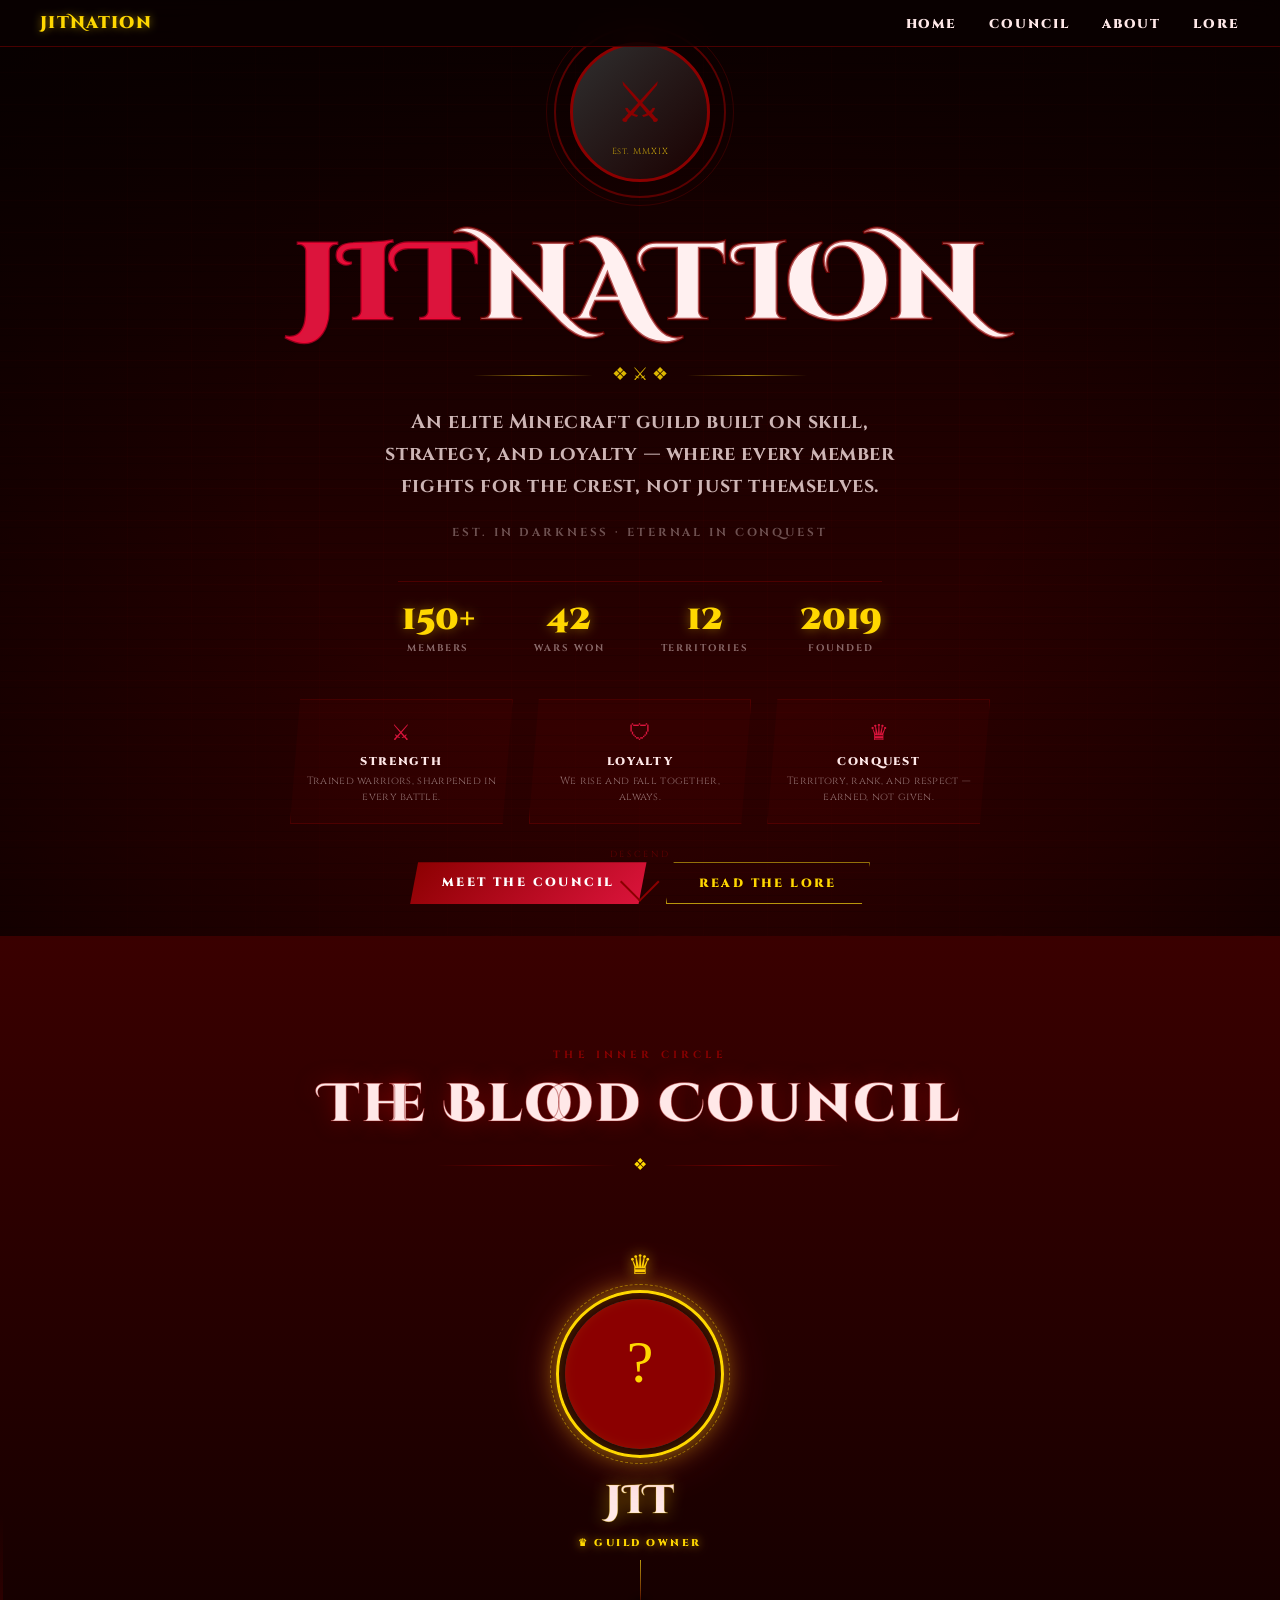
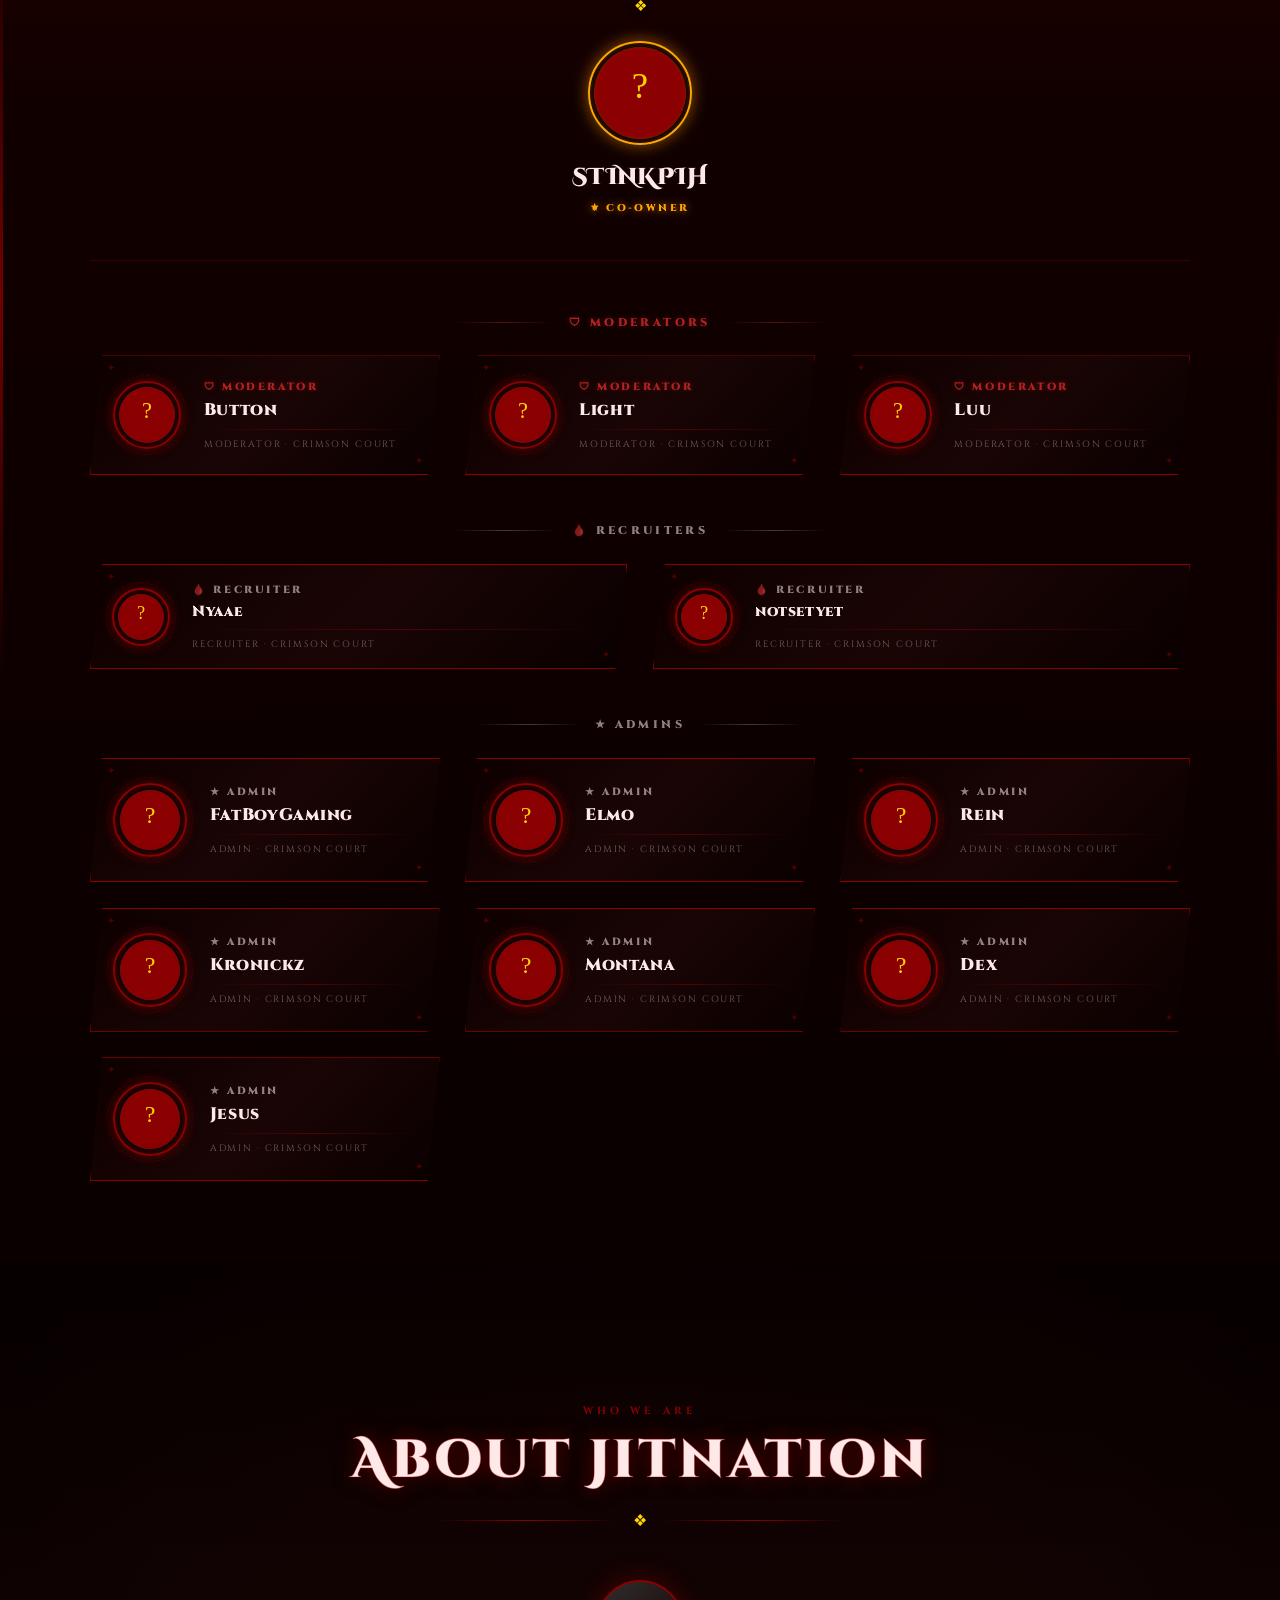
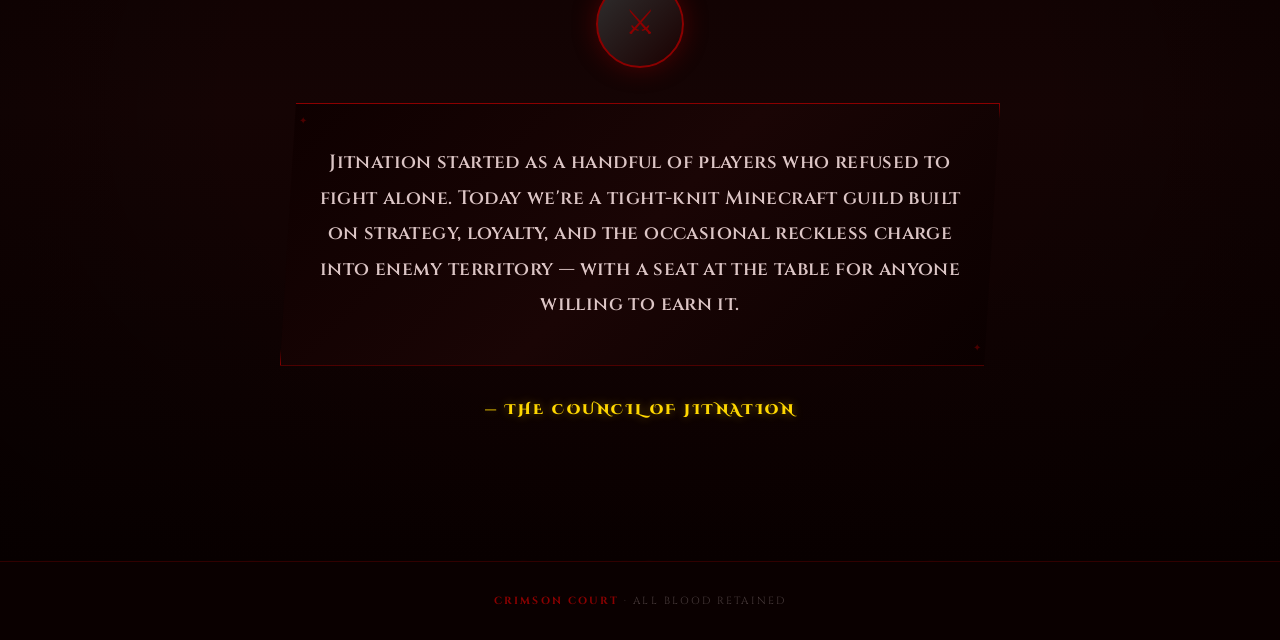
<file: index.html>
<!DOCTYPE html>
<html lang="en">
<head>
  <meta charset="UTF-8" />
  <meta name="viewport" content="width=device-width, initial-scale=1.0" />
  <title>Jitnation!</title>
  <link rel="preconnect" href="https://fonts.googleapis.com" />
  <link rel="preconnect" href="https://fonts.gstatic.com" crossorigin />
  <link href="https://fonts.googleapis.com/css2?family=Cinzel:wght@400;700;900&family=Uncial+Antiqua&family=Cinzel+Decorative:wght@700;900&display=swap" rel="stylesheet" />
  <style>
    /* ─── RESET & BASE ─────────────────────────────────────────────── */
    *, *::before, *::after { margin: 0; padding: 0; box-sizing: border-box; }

    :root {
      --black-red:   #0a0000;
      --deep-red:    #1a0000;
      --dark-red:    #3a0000;
      --blood:       #8B0000;
      --crimson:     #DC143C;
      --bright-red:  #FF0000;
      --fire-red:    #ff0033;
      --gold:        #FFD700;
      --gold-dim:    #b8960c;
      --iron:        #2F2F2F;
      --iron-light:  #444;
      --parchment:   #f5e6c8;
      --white-blood: #ffe8e8;
    }

    html { scroll-behavior: smooth; }

    body {
      background: var(--black-red);
      color: var(--white-blood);
      font-family: 'Cinzel', serif;
      overflow-x: hidden;
    }

    /* ─── SCROLLBAR ─────────────────────────────────────────────────── */
    ::-webkit-scrollbar { width: 8px; }
    ::-webkit-scrollbar-track { background: var(--black-red); }
    ::-webkit-scrollbar-thumb { background: var(--blood); border-radius: 4px; }
    ::-webkit-scrollbar-thumb:hover { background: var(--crimson); }

    /* ─── KEYFRAMES ─────────────────────────────────────────────────── */
    @keyframes bloodPulse {
      0%, 100% { box-shadow: 0 0 20px 4px rgba(139,0,0,0.6), 0 0 60px 10px rgba(220,20,60,0.2); }
      50%       { box-shadow: 0 0 40px 12px rgba(220,20,60,0.9), 0 0 100px 30px rgba(255,0,51,0.3); }
    }
    @keyframes glowPulse {
      0%, 100% { text-shadow: 0 0 10px var(--fire-red), 0 0 20px var(--crimson); }
      50%       { text-shadow: 0 0 30px var(--fire-red), 0 0 60px var(--crimson), 0 0 90px rgba(255,0,51,0.4); }
    }
    @keyframes bounce {
      0%, 100% { transform: translateY(0); }
      50%       { transform: translateY(10px); }
    }
    @keyframes drip {
      0%   { height: 0; opacity: 0.8; }
      80%  { height: var(--drip-h, 60px); opacity: 0.9; }
      100% { height: var(--drip-h, 60px); opacity: 0; }
    }
    @keyframes fadeInUp {
      from { opacity: 0; transform: translateY(40px); filter: brightness(0.3) saturate(2); }
      to   { opacity: 1; transform: translateY(0);    filter: brightness(1)   saturate(1); }
    }
    @keyframes shimmer {
      0%, 100% { opacity: 0.7; }
      50%       { opacity: 1; }
    }
    @keyframes rotateGlow {
      from { transform: rotate(0deg);   }
      to   { transform: rotate(360deg); }
    }

    /* ─── ENTRANCE: FIERY SLASH INTRO ───────────────────────────────── */
    .intro-overlay {
      position: fixed;
      inset: 0;
      z-index: 9999;
      background: var(--black-red);
      display: flex;
      align-items: center;
      justify-content: center;
      overflow: hidden;
      cursor: pointer;
      transition: opacity 0.5s ease, visibility 0.5s ease;
    }
    .intro-overlay.intro-done {
      opacity: 0;
      visibility: hidden;
      pointer-events: none;
    }
    .intro-slash {
      position: absolute;
      top: 50%;
      left: 50%;
      width: 170%;
      height: 5px;
      background: linear-gradient(90deg, transparent 0%, var(--gold) 12%, var(--fire-red) 50%, var(--crimson) 70%, transparent 100%);
      box-shadow: 0 0 24px 6px rgba(255,60,0,0.8), 0 0 60px 16px rgba(220,20,60,0.5);
      transform: translate(-50%, -50%) rotate(-35deg) scaleX(0);
      opacity: 0;
    }
    .intro-slash-1 { animation: slashSweep1 0.7s cubic-bezier(.2,.9,.25,1) 0.05s forwards; }
    .intro-slash-2 {
      transform: translate(-50%, -50%) rotate(35deg) scaleX(0);
      animation: slashSweep2 0.7s cubic-bezier(.2,.9,.25,1) 0.32s forwards;
    }
    @keyframes slashSweep1 {
      0%   { opacity: 0; transform: translate(-50%, -50%) rotate(-35deg) scaleX(0); }
      12%  { opacity: 1; }
      55%  { opacity: 1; transform: translate(-50%, -50%) rotate(-35deg) scaleX(1); }
      100% { opacity: 0; transform: translate(-50%, -50%) rotate(-35deg) scaleX(1.08); }
    }
    @keyframes slashSweep2 {
      0%   { opacity: 0; transform: translate(-50%, -50%) rotate(35deg) scaleX(0); }
      12%  { opacity: 1; }
      55%  { opacity: 1; transform: translate(-50%, -50%) rotate(35deg) scaleX(1); }
      100% { opacity: 0; transform: translate(-50%, -50%) rotate(35deg) scaleX(1.08); }
    }
    .intro-flash {
      position: absolute;
      inset: 0;
      background: radial-gradient(circle at center, rgba(255,150,40,0.55), rgba(220,20,60,0.25) 40%, transparent 70%);
      opacity: 0;
      animation: introFlashPulse 0.55s ease 0.38s forwards;
    }
    @keyframes introFlashPulse {
      0%   { opacity: 0; }
      35%  { opacity: 1; }
      100% { opacity: 0; }
    }
    @media (prefers-reduced-motion: reduce) {
      .intro-overlay { display: none; }
    }

    /* ─── NAVBAR ────────────────────────────────────────────────────── */
    nav {
      position: fixed;
      top: 0; left: 0; right: 0;
      z-index: 1000;
      display: flex;
      align-items: center;
      justify-content: space-between;
      padding: 0.75rem 2.5rem;
      background: rgba(10,0,0,0.75);
      backdrop-filter: blur(12px);
      -webkit-backdrop-filter: blur(12px);
      border-bottom: 1px solid rgba(139,0,0,0.5);
    }
    .nav-brand {
      font-family: 'Cinzel Decorative', serif;
      font-size: 1.05rem;
      font-weight: 900;
      color: var(--gold);
      letter-spacing: 0.08em;
      text-decoration: none;
      text-shadow: 0 0 8px rgba(255,215,0,0.5);
    }
    .nav-links {
      display: flex;
      gap: 2rem;
      list-style: none;
      align-items: center;
    }
    .nav-links a {
      font-family: 'Cinzel', serif;
      font-size: 0.8rem;
      font-weight: 900;
      letter-spacing: 0.15em;
      text-transform: uppercase;
      color: var(--white-blood);
      text-decoration: none;
      transition: color 0.2s, text-shadow 0.2s;
      position: relative;
    }
    .nav-links a::after {
      content: '';
      position: absolute;
      bottom: -4px; left: 0; right: 0;
      height: 1px;
      background: var(--crimson);
      transform: scaleX(0);
      transition: transform 0.2s;
      transform-origin: left;
    }
    .nav-links a:hover { color: var(--crimson); text-shadow: 0 0 8px var(--crimson); }
    .nav-links a:hover::after { transform: scaleX(1); }

    /* ─── HERO (PAGE 1) ─────────────────────────────────────────────── */
    #home {
      min-height: 100vh;
      display: flex;
      flex-direction: column;
      align-items: center;
      justify-content: center;
      position: relative;
      overflow: hidden;
      background: linear-gradient(175deg, var(--black-red) 0%, #1c0000 45%, var(--dark-red) 100%);
    }

    /* Stone-brick pattern overlay */
    #home::before {
      content: '';
      position: absolute;
      inset: 0;
      background-image:
        repeating-linear-gradient(0deg,   transparent, transparent 31px, rgba(139,0,0,0.06) 31px, rgba(139,0,0,0.06) 32px),
        repeating-linear-gradient(90deg,  transparent, transparent 63px, rgba(139,0,0,0.04) 63px, rgba(139,0,0,0.04) 64px),
        repeating-linear-gradient(180deg, transparent, transparent 15px, rgba(0,0,0,0.12)   15px, rgba(0,0,0,0.12)   16px);
      pointer-events: none;
    }

    /* Blood vignette */
    #home::after {
      content: '';
      position: absolute;
      inset: 0;
      background: radial-gradient(ellipse at center, transparent 40%, rgba(5,0,0,0.7) 100%);
      pointer-events: none;
    }

    /* Drip elements */
    .drip-container {
      position: absolute;
      top: 0; left: 0; right: 0;
      height: 120px;
      pointer-events: none;
      z-index: 1;
    }
    .drip {
      position: absolute;
      top: 0;
      width: 4px;
      background: linear-gradient(to bottom, var(--blood), var(--crimson), transparent);
      border-radius: 0 0 4px 4px;
      animation: drip 3s ease-in-out infinite;
    }

    /* Ember particles drifting upward */
    .ember-container {
      position: absolute;
      inset: 0;
      pointer-events: none;
      z-index: 1;
      overflow: hidden;
    }
    .ember {
      position: absolute;
      bottom: -10px;
      border-radius: 50%;
      background: radial-gradient(circle, var(--fire-red), var(--blood) 70%, transparent);
      box-shadow: 0 0 6px var(--fire-red);
      animation: emberRise linear infinite;
    }
    @keyframes emberRise {
      0%   { transform: translateY(0) translateX(0); opacity: 0; }
      10%  { opacity: 0.8; }
      90%  { opacity: 0.5; }
      100% { transform: translateY(-105vh) translateX(var(--drift, 20px)); opacity: 0; }
    }

    .hero-content {
      position: relative;
      z-index: 2;
      display: flex;
      flex-direction: column;
      align-items: center;
      text-align: center;
      padding: 2rem 1.5rem;
      gap: 0;
    }

    /* Logo */
    .logo-wrapper {
      position: relative;
      width: 160px;
      height: 160px;
      display: flex;
      align-items: center;
      justify-content: center;
      margin-bottom: 2.5rem;
      animation: bloodPulse 2.5s ease-in-out infinite;
      border-radius: 50%;
    }
    .logo-wrapper::before {
      content: '';
      position: absolute;
      inset: -6px;
      border-radius: 50%;
      border: 2px solid var(--blood);
      opacity: 0.6;
    }
    .logo-wrapper::after {
      content: '';
      position: absolute;
      inset: -14px;
      border-radius: 50%;
      border: 1px solid rgba(139,0,0,0.3);
    }
    .logo-wrapper img {
      width: 140px;
      height: 140px;
      border-radius: 50%;
      object-fit: cover;
      border: 3px solid var(--blood);
    }
    .logo-placeholder {
      width: 140px;
      height: 140px;
      border-radius: 50%;
      border: 3px solid var(--blood);
      background: linear-gradient(135deg, var(--iron) 0%, #1a0000 100%);
      display: flex;
      flex-direction: column;
      align-items: center;
      justify-content: center;
      font-size: 3.5rem;
      color: var(--blood);
      gap: 0.1rem;
    }
    .logo-placeholder span { font-size: 0.55rem; letter-spacing: 0.1em; color: var(--gold-dim); font-family: 'Cinzel', serif; }

    /* Guild name */
    .guild-name {
      font-family: 'Cinzel Decorative', serif;
      font-size: clamp(2.9rem, 9vw, 6.8rem);
      font-weight: 900;
      line-height: 1;
      color: #fff0f0;
      animation: glowPulse 3s ease-in-out infinite;
      letter-spacing: 0.01em;
      text-transform: uppercase;
      -webkit-text-stroke: 2.5px rgba(139,0,0,0.65);
      filter: drop-shadow(2px 3px 0 rgba(20,0,0,0.6));
      position: relative;
    }
    .guild-name .blood-drop {
      color: var(--crimson);
      -webkit-text-stroke: 2.5px rgba(255,0,51,0.55);
    }

    /* Ornamental divider */
    .ornament {
      display: flex;
      align-items: center;
      gap: 1.2rem;
      margin: 1.4rem 0 1.2rem;
      color: var(--gold);
      font-size: 1.1rem;
      opacity: 0.85;
      animation: shimmer 4s ease-in-out infinite;
    }
    .ornament::before,
    .ornament::after {
      content: '';
      display: block;
      height: 1px;
      width: clamp(40px, 10vw, 120px);
      background: linear-gradient(to right, transparent, var(--gold-dim), transparent);
    }

    /* Tagline */
    .hero-tagline {
      font-family: 'Cinzel', serif;
      font-size: clamp(0.95rem, 2.2vw, 1.25rem);
      font-weight: 700;
      color: rgba(255,232,232,0.78);
      letter-spacing: 0.03em;
      max-width: 560px;
      line-height: 1.6;
    }

    /* Sub-copy */
    .hero-sub {
      margin-top: 1.4rem;
      font-size: 0.72rem;
      font-weight: 700;
      letter-spacing: 0.25em;
      text-transform: uppercase;
      color: rgba(255,232,232,0.35);
    }

    /* Stat bar */
    .hero-stats {
      display: flex;
      gap: clamp(1.6rem, 5vw, 3.2rem);
      margin-top: 2.6rem;
      padding: 1.2rem 0 0;
      border-top: 1px solid rgba(139,0,0,0.4);
      flex-wrap: wrap;
      justify-content: center;
    }
    .stat-item { text-align: center; min-width: 80px; transition: transform 0.2s ease; }
    .stat-item:hover { transform: translateY(-2px); }
    .stat-value {
      display: block;
      font-family: 'Cinzel Decorative', serif;
      font-size: clamp(1.4rem, 3.5vw, 2.1rem);
      font-weight: 900;
      color: var(--gold);
      text-shadow: 0 0 12px rgba(255,215,0,0.4);
      line-height: 1;
    }
    .stat-label {
      display: block;
      margin-top: 0.4rem;
      font-size: 0.6rem;
      font-weight: 700;
      letter-spacing: 0.2em;
      text-transform: uppercase;
      color: rgba(255,232,232,0.45);
    }

    /* Pillars row — what the guild stands for */
    .hero-pillars {
      display: grid;
      grid-template-columns: repeat(3, minmax(140px, 1fr));
      gap: 1rem;
      max-width: 700px;
      width: 100%;
      margin-top: 2.8rem;
    }
    .pillar {
      background: rgba(139,0,0,0.08);
      border: 1px solid rgba(139,0,0,0.35);
      padding: 1.1rem 0.8rem;
      clip-path: polygon(10px 0%, 100% 0%, calc(100% - 10px) 100%, 0% 100%);
      transition: border-color 0.25s, background 0.25s, transform 0.25s;
    }
    .pillar:hover {
      border-color: var(--crimson);
      background: rgba(139,0,0,0.16);
      transform: translateY(-3px);
    }
    .pillar-icon { font-size: 1.4rem; color: var(--crimson); margin-bottom: 0.4rem; }
    .pillar-title {
      font-size: 0.7rem;
      font-weight: 900;
      letter-spacing: 0.15em;
      text-transform: uppercase;
      color: var(--white-blood);
      margin-bottom: 0.3rem;
    }
    .pillar-desc {
      font-size: 0.65rem;
      letter-spacing: 0.03em;
      color: rgba(255,232,232,0.45);
      line-height: 1.5;
    }

    /* CTA Buttons */
    .hero-cta {
      display: flex;
      gap: 1.2rem;
      margin-top: 2.4rem;
      flex-wrap: wrap;
      justify-content: center;
    }
    .btn {
      position: relative;
      overflow: hidden;
      font-family: 'Cinzel', serif;
      font-size: 0.75rem;
      font-weight: 900;
      letter-spacing: 0.2em;
      text-transform: uppercase;
      padding: 0.75rem 2rem;
      border: none;
      cursor: pointer;
      text-decoration: none;
      transition: all 0.25s;
    }
    .btn::before {
      content: '';
      position: absolute;
      top: 0;
      left: -60%;
      width: 35%;
      height: 100%;
      background: linear-gradient(120deg, transparent, rgba(255,255,255,0.4), transparent);
      transform: skewX(-20deg);
      transition: left 0.55s ease;
      pointer-events: none;
    }
    .btn:hover::before { left: 130%; }
    .btn-primary {
      background: linear-gradient(135deg, var(--blood), var(--crimson));
      color: #fff;
      clip-path: polygon(8px 0%, 100% 0%, calc(100% - 8px) 100%, 0% 100%);
    }
    .btn-primary:hover {
      background: linear-gradient(135deg, var(--crimson), var(--fire-red));
      box-shadow: 0 0 20px rgba(220,20,60,0.6);
      transform: translateY(-2px);
    }
    .btn-secondary {
      background: transparent;
      color: var(--gold);
      border: 1px solid var(--gold-dim);
      clip-path: polygon(8px 0%, 100% 0%, calc(100% - 8px) 100%, 0% 100%);
    }
    .btn-secondary:hover {
      background: rgba(255,215,0,0.1);
      border-color: var(--gold);
      box-shadow: 0 0 15px rgba(255,215,0,0.3);
      transform: translateY(-2px);
    }

    /* Scroll arrow */
    .scroll-prompt {
      position: absolute;
      bottom: 2.5rem;
      left: 50%;
      transform: translateX(-50%);
      z-index: 2;
      display: flex;
      flex-direction: column;
      align-items: center;
      gap: 0.4rem;
      animation: bounce 2s ease-in-out infinite;
      cursor: pointer;
      color: var(--blood);
      text-decoration: none;
    }
    .scroll-prompt span { font-size: 0.55rem; letter-spacing: 0.3em; text-transform: uppercase; opacity: 0.6; }
    .scroll-arrow {
      width: 28px;
      height: 28px;
      border-right: 2px solid var(--blood);
      border-bottom: 2px solid var(--blood);
      transform: rotate(45deg);
      margin-top: 2px;
    }

    /* ─── COUNCIL SECTION (PAGE 2) ──────────────────────────────────── */
    #council {
      min-height: 100vh;
      padding: 7rem 2rem 5rem;
      background: linear-gradient(180deg, var(--dark-red) 0%, #110000 40%, var(--black-red) 100%);
      position: relative;
      overflow: hidden;
    }

    /* Side-drip decorations */
    #council::before {
      content: '';
      position: absolute;
      top: 0; left: 0;
      width: 3px;
      height: 100%;
      background: repeating-linear-gradient(
        to bottom,
        transparent 0%, transparent 30%,
        rgba(139,0,0,0.8) 50%, transparent 70%
      );
    }
    #council::after {
      content: '';
      position: absolute;
      top: 0; right: 0;
      width: 3px;
      height: 100%;
      background: repeating-linear-gradient(
        to bottom,
        transparent 0%, transparent 50%,
        rgba(139,0,0,0.8) 70%, transparent 90%
      );
    }

    .section-header {
      text-align: center;
      margin-bottom: 4rem;
    }
    .eyebrow {
      font-size: 0.65rem;
      font-weight: 700;
      letter-spacing: 0.4em;
      text-transform: uppercase;
      color: var(--blood);
      margin-bottom: 0.8rem;
    }
    .section-title {
      font-family: 'Cinzel Decorative', serif;
      font-size: clamp(1.8rem, 5vw, 3.4rem);
      font-weight: 900;
      color: var(--white-blood);
      text-shadow: 0 0 20px rgba(139,0,0,0.6);
      letter-spacing: 0.04em;
      line-height: 1.1;
      -webkit-text-stroke: 1px rgba(139,0,0,0.4);
    }
    .section-rule {
      display: flex;
      align-items: center;
      justify-content: center;
      gap: 1rem;
      margin-top: 1.2rem;
    }
    .section-rule span { color: var(--gold); font-size: 1rem; }
    .section-rule::before,
    .section-rule::after {
      content: '';
      display: block;
      height: 1px;
      width: clamp(60px, 15vw, 180px);
      background: linear-gradient(to right, transparent, var(--blood), transparent);
    }

    /* ─── STAFF HIERARCHY (Owner → Co-Owners → Roster) ─────────────── */
    .staff-hierarchy {
      display: flex;
      flex-direction: column;
      align-items: center;
      max-width: 1100px;
      margin: 0 auto;
    }

    .tier-owner { display: flex; justify-content: center; width: 100%; }

    .tier-connector {
      position: relative;
      width: 1px;
      height: 46px;
      margin: 0.6rem auto 1.8rem;
      background: linear-gradient(to bottom, var(--gold-dim), rgba(139,0,0,0.5));
    }
    .tier-connector::after {
      content: '❖';
      position: absolute;
      bottom: -11px;
      left: 50%;
      transform: translateX(-50%);
      color: var(--gold);
      font-size: 0.95rem;
      text-shadow: 0 0 8px rgba(10,0,0,0.9), 0 0 8px rgba(10,0,0,0.9);
    }

    .tier-coowner {
      display: flex;
      gap: clamp(1.6rem, 4vw, 3.2rem);
      justify-content: center;
      flex-wrap: wrap;
      width: 100%;
      margin-bottom: 3.4rem;
      padding-bottom: 2.8rem;
      border-bottom: 1px solid rgba(139,0,0,0.35);
    }

    .spotlight-card {
      display: flex;
      flex-direction: column;
      align-items: center;
      text-align: center;
      opacity: 0;
      padding: 0.4rem 1rem 0;
      transition: transform 0.3s ease;
    }
    .spotlight-card.visible { animation: fadeInUp 0.7s ease forwards; }
    .spotlight-card:hover { transform: translateY(-5px); }
    .spotlight-card:hover .avatar-ring.size-owner::before {
      box-shadow: 0 0 36px rgba(255,215,0,0.75), 0 0 70px rgba(220,20,60,0.4), inset 0 0 18px rgba(255,215,0,0.3);
    }
    .spotlight-card:hover .avatar-ring.size-coowner::before {
      box-shadow: 0 0 24px rgba(255,165,0,0.7), inset 0 0 14px rgba(255,165,0,0.3);
    }

    .spotlight-crown {
      font-size: 1.7rem;
      color: var(--gold);
      margin-bottom: 0.4rem;
      text-shadow: 0 0 14px rgba(255,215,0,0.7);
      animation: shimmer 3s ease-in-out infinite;
    }

    .spotlight-name {
      font-family: 'Cinzel Decorative', serif;
      font-weight: 900;
      letter-spacing: 0.02em;
      margin-top: 1rem;
      text-transform: uppercase;
    }
    .spotlight-name.is-owner {
      font-size: clamp(1.7rem, 4.2vw, 2.5rem);
      color: var(--white-blood);
      -webkit-text-stroke: 1px rgba(255,215,0,0.25);
      text-shadow: 0 0 18px rgba(255,215,0,0.45);
    }
    .spotlight-name.is-coowner {
      font-size: clamp(1.1rem, 2.6vw, 1.45rem);
      color: var(--white-blood);
    }

    .spotlight-badge {
      margin-top: 0.5rem;
      font-size: 0.62rem;
      font-weight: 900;
      letter-spacing: 0.25em;
      text-transform: uppercase;
    }

    /* Roster, grouped per rank below the spotlight tiers */
    .tier-rest { width: 100%; display: flex; flex-direction: column; gap: 3rem; }
    .rank-group { width: 100%; }
    .rank-group-title {
      display: flex;
      align-items: center;
      justify-content: center;
      gap: 1rem;
      font-family: 'Cinzel', serif;
      font-size: 0.7rem;
      font-weight: 900;
      letter-spacing: 0.3em;
      text-transform: uppercase;
      margin-bottom: 1.6rem;
    }
    .rank-group-title::before,
    .rank-group-title::after {
      content: '';
      height: 1px;
      width: clamp(40px, 8vw, 100px);
      background: linear-gradient(to right, transparent, currentColor, transparent);
      opacity: 0.45;
    }

    /* Council Grid */
    .council-grid {
      display: grid;
      grid-template-columns: repeat(auto-fit, minmax(260px, 1fr));
      gap: 1.6rem;
      max-width: 1100px;
      margin: 0 auto;
      justify-content: center;
    }

    /* Member Card */
    .member-card {
      position: relative;
      background: linear-gradient(135deg, #0e0000 0%, #1a0505 50%, #0a0000 100%);
      border: 1px solid var(--blood);
      padding: 1.5rem 1.4rem;
      display: flex;
      align-items: center;
      gap: 1.4rem;
      transition: transform 0.25s, box-shadow 0.25s, border-color 0.25s;
      opacity: 0;
      clip-path: polygon(12px 0%, 100% 0%, calc(100% - 12px) 100%, 0% 100%);
    }
    .member-card.visible {
      animation: fadeInUp 0.6s ease forwards;
    }
    .member-card:hover {
      transform: translateY(-4px);
      border-color: var(--crimson);
      box-shadow: 0 8px 30px rgba(139,0,0,0.4), inset 0 0 30px rgba(139,0,0,0.05);
    }

    /* Corner ornaments on card */
    .member-card::before,
    .member-card::after {
      content: '✦';
      position: absolute;
      font-size: 0.6rem;
      color: var(--blood);
      opacity: 0.5;
    }
    .member-card::before { top: 6px; left: 16px; }
    .member-card::after  { bottom: 6px; right: 16px; }

    /* Skin avatar */
    .avatar-ring {
      position: relative;
      flex-shrink: 0;
      width: 74px;
      height: 74px;
      display: flex;
      align-items: center;
      justify-content: center;
    }
    .avatar-ring::before {
      content: '';
      position: absolute;
      inset: 0;
      border-radius: 50%;
      border: 2px solid var(--blood);
      box-shadow: 0 0 12px rgba(139,0,0,0.6), inset 0 0 8px rgba(139,0,0,0.3);
    }
    .avatar-ring::after {
      content: '';
      position: absolute;
      inset: -6px;
      border-radius: 50%;
      border: 1px dashed rgba(139,0,0,0.3);
    }
    .member-card:hover .avatar-ring::before {
      border-color: var(--crimson);
      box-shadow: 0 0 20px rgba(220,20,60,0.7), inset 0 0 12px rgba(220,20,60,0.2);
    }
    .avatar-img {
      width: 60px;
      height: 60px;
      border-radius: 50%;
      image-rendering: pixelated;
      object-fit: cover;
      background: var(--iron);
    }

    /* Owner — largest, gold-ringed, slow-rotating outer halo */
    .avatar-ring.size-owner { width: 168px; height: 168px; }
    .avatar-ring.size-owner .avatar-img { width: 150px; height: 150px; }
    .avatar-ring.size-owner::before {
      border-color: var(--gold);
      border-width: 3px;
      box-shadow: 0 0 26px rgba(255,215,0,0.55), 0 0 56px rgba(220,20,60,0.3), inset 0 0 16px rgba(255,215,0,0.2);
    }
    .avatar-ring.size-owner::after {
      border-color: rgba(255,215,0,0.45);
      animation: rotateGlow 10s linear infinite;
    }

    /* Co-Owner — smaller than Owner, still gold-accented */
    .avatar-ring.size-coowner { width: 104px; height: 104px; }
    .avatar-ring.size-coowner .avatar-img { width: 92px; height: 92px; }
    .avatar-ring.size-coowner::before {
      border-color: #FFA500;
      box-shadow: 0 0 16px rgba(255,165,0,0.5), inset 0 0 10px rgba(255,165,0,0.2);
    }

    /* Roster ranks scale down by seniority */
    .member-card.size-leader .avatar-ring { width: 80px; height: 80px; }
    .member-card.size-leader .avatar-img { width: 68px; height: 68px; }

    .member-card.size-moderator .avatar-ring { width: 68px; height: 68px; }
    .member-card.size-moderator .avatar-img { width: 56px; height: 56px; }

    .member-card.size-recruiter { padding: 1.15rem 1.3rem; }
    .member-card.size-recruiter .avatar-ring { width: 58px; height: 58px; }
    .member-card.size-recruiter .avatar-img { width: 46px; height: 46px; }
    .member-card.size-recruiter .card-ign { font-size: 0.92rem; }

    /* Card text */
    .card-info { flex: 1; min-width: 0; }
    .card-rank {
      font-family: 'Cinzel', serif;
      font-size: 0.65rem;
      font-weight: 900;
      letter-spacing: 0.25em;
      text-transform: uppercase;
      margin-bottom: 0.3rem;
    }
    .card-ign {
      font-family: 'Cinzel', serif;
      font-size: 1.05rem;
      font-weight: 900;
      color: var(--white-blood);
      letter-spacing: 0.04em;
      white-space: nowrap;
      overflow: hidden;
      text-overflow: ellipsis;
    }
    .card-divider {
      height: 1px;
      background: linear-gradient(to right, transparent, var(--blood), transparent);
      margin: 0.5rem 0;
      opacity: 0.5;
    }
    .card-badge {
      font-size: 0.58rem;
      letter-spacing: 0.2em;
      text-transform: uppercase;
      color: rgba(255,232,232,0.4);
    }

    .rank-owner     { color: var(--gold); text-shadow: 0 0 8px rgba(255,215,0,0.6), 0 0 20px rgba(220,20,60,0.4); }
    .rank-coowner   { color: #FFA500; text-shadow: 0 0 8px rgba(255,165,0,0.6), 0 0 16px rgba(220,20,60,0.3); }
    .rank-leader    { color: #FF4500; text-shadow: 0 0 8px rgba(255,69,0,0.5); }
    .rank-moderator { color: #B22222; text-shadow: 0 0 6px rgba(178,34,34,0.4); }
    .rank-recruiter { color: rgba(255,232,232,0.55); }

    /* ─── ABOUT US (PAGE 3) ─────────────────────────────────────────── */
    #about {
      min-height: 100vh;
      display: flex;
      flex-direction: column;
      align-items: center;
      justify-content: center;
      padding: 7rem 2rem;
      background: linear-gradient(180deg, var(--black-red) 0%, #150404 50%, var(--black-red) 100%);
      position: relative;
      overflow: hidden;
    }
    #about::after {
      content: '';
      position: absolute;
      inset: 0;
      background: radial-gradient(ellipse at center, transparent 45%, rgba(5,0,0,0.65) 100%);
      pointer-events: none;
    }
    #about .section-header {
      position: relative;
      z-index: 2;
    }

    .about-content {
      position: relative;
      z-index: 2;
      max-width: 720px;
      width: 100%;
      display: flex;
      flex-direction: column;
      align-items: center;
      text-align: center;
      gap: 2.2rem;
      margin-top: -1rem;
    }

    .about-crest {
      width: 88px;
      height: 88px;
      border-radius: 50%;
      border: 2px solid var(--blood);
      display: flex;
      align-items: center;
      justify-content: center;
      font-size: 2.1rem;
      color: var(--blood);
      background: linear-gradient(135deg, var(--iron) 0%, #1a0000 100%);
      box-shadow: 0 0 24px rgba(139,0,0,0.45);
    }

    .about-panel {
      position: relative;
      width: 100%;
      background: linear-gradient(135deg, #0e0000 0%, #1a0505 50%, #0a0000 100%);
      border: 1px solid var(--blood);
      padding: 2.6rem 2.4rem;
      clip-path: polygon(16px 0%, 100% 0%, calc(100% - 16px) 100%, 0% 100%);
      opacity: 0;
    }
    .about-panel.visible { animation: fadeInUp 0.7s ease forwards; }
    .about-panel::before,
    .about-panel::after {
      content: '✦';
      position: absolute;
      font-size: 0.65rem;
      color: var(--blood);
      opacity: 0.5;
    }
    .about-panel::before { top: 10px; left: 18px; }
    .about-panel::after  { bottom: 10px; right: 18px; }

    .about-text {
      font-family: 'Cinzel', serif;
      font-size: clamp(1rem, 2.3vw, 1.2rem);
      font-weight: 600;
      line-height: 1.85;
      color: rgba(255,232,232,0.85);
      letter-spacing: 0.02em;
    }

    .about-signature {
      font-family: 'Cinzel Decorative', serif;
      font-size: 0.85rem;
      font-weight: 900;
      letter-spacing: 0.18em;
      text-transform: uppercase;
      color: var(--gold);
      text-shadow: 0 0 10px rgba(255,215,0,0.4);
    }

    /* ─── FOOTER ─────────────────────────────────────────────────────── */
    footer {
      text-align: center;
      padding: 2rem 1.5rem;
      background: var(--black-red);
      border-top: 1px solid rgba(139,0,0,0.3);
      font-size: 0.65rem;
      letter-spacing: 0.2em;
      text-transform: uppercase;
      color: rgba(255,232,232,0.25);
    }
    footer strong { color: var(--blood); }

    /* ─── RESPONSIVE ─────────────────────────────────────────────────── */
    @media (max-width: 640px) {
      nav { padding: 0.6rem 1rem; }
      .nav-brand { font-size: 0.85rem; }
      .nav-links { gap: 0.6rem; }
      .nav-links a { font-size: 0.62rem; letter-spacing: 0.06em; }
      .hero-cta { flex-direction: column; align-items: center; }
      .btn { width: 220px; text-align: center; }
      .council-grid { grid-template-columns: 1fr; }
      .member-card { clip-path: none; }
      .hero-pillars { grid-template-columns: 1fr; max-width: 280px; }
      .hero-stats { gap: 1.4rem 2rem; }
      .avatar-ring.size-owner { width: 130px; height: 130px; }
      .avatar-ring.size-owner .avatar-img { width: 114px; height: 114px; }
      .avatar-ring.size-coowner { width: 86px; height: 86px; }
      .avatar-ring.size-coowner .avatar-img { width: 74px; height: 74px; }
      .tier-coowner { gap: 1.6rem; }
      .about-panel { padding: 2rem 1.6rem; }
    }
    @media (max-width: 400px) {
      .guild-name { font-size: 2rem; }
      .logo-wrapper { width: 120px; height: 120px; }
      .logo-placeholder { width: 100px; height: 100px; font-size: 2.8rem; }
    }
  </style>
</head>
<body>

  <!-- ════════════════════════════════════════
       ENTRANCE — fiery slash intro (click to skip)
  ════════════════════════════════════════ -->
  <div class="intro-overlay" id="introOverlay" aria-hidden="true">
    <div class="intro-flash"></div>
    <div class="intro-slash intro-slash-1"></div>
    <div class="intro-slash intro-slash-2"></div>
  </div>

  <!-- ════════════════════════════════════════
       NAVBAR
  ════════════════════════════════════════ -->
  <nav>
    <a class="nav-brand" href="#home">JitNation</a>
    <ul class="nav-links">
      <li><a href="#home">Home</a></li>
      <li><a href="#council">Council</a></li>
      <li><a href="#about">About</a></li>
      <li><a href="lore/index.html">Lore</a></li>
    </ul>
  </nav>

  <!-- ════════════════════════════════════════
       PAGE 1 — HERO
  ════════════════════════════════════════ -->
  <section id="home">

    <!-- Drips along the top -->
    <div class="drip-container" id="dripContainer"></div>

    <!-- Rising embers -->
    <div class="ember-container" id="emberContainer"></div>

    <div class="hero-content">

      <!-- Logo -->
      <div class="logo-wrapper">
        <!-- Swap src="/assets/logo.png" once you have one; the placeholder shows until then -->
        <div class="logo-placeholder" id="logoEl">
          ⚔
          <span>Est. MMXIX</span>
        </div>
      </div>

      <!-- Guild Name -->
      <h1 class="guild-name">
        <span class="blood-drop">Jit</span>nation
      </h1>

      <!-- Ornamental divider -->
      <div class="ornament">❖ ⚔ ❖</div>

      <!-- Tagline -->
      <p class="hero-tagline">An elite Minecraft guild built on skill, strategy, and loyalty — where every member fights for the crest, not just themselves.</p>

      <p class="hero-sub">Est. in Darkness · Eternal in Conquest</p>

      <!-- Stat bar -->
      <div class="hero-stats">
        <div class="stat-item">
          <span class="stat-value">150+</span>
          <span class="stat-label">Members</span>
        </div>
        <div class="stat-item">
          <span class="stat-value">42</span>
          <span class="stat-label">Wars Won</span>
        </div>
        <div class="stat-item">
          <span class="stat-value">12</span>
          <span class="stat-label">Territories</span>
        </div>
        <div class="stat-item">
          <span class="stat-value">2019</span>
          <span class="stat-label">Founded</span>
        </div>
      </div>

      <!-- Pillars -->
      <div class="hero-pillars">
        <div class="pillar">
          <div class="pillar-icon">⚔</div>
          <div class="pillar-title">Strength</div>
          <div class="pillar-desc">Trained warriors, sharpened in every battle.</div>
        </div>
        <div class="pillar">
          <div class="pillar-icon">🛡</div>
          <div class="pillar-title">Loyalty</div>
          <div class="pillar-desc">We rise and fall together, always.</div>
        </div>
        <div class="pillar">
          <div class="pillar-icon">♛</div>
          <div class="pillar-title">Conquest</div>
          <div class="pillar-desc">Territory, rank, and respect — earned, not given.</div>
        </div>
      </div>

      <!-- CTAs -->
      <div class="hero-cta">
        <a href="#council" class="btn btn-primary">Meet the Council</a>
        <a href="lore/index.html" class="btn btn-secondary">Read the Lore</a>
      </div>
    </div>

    <!-- Scroll arrow -->
    <a href="#council" class="scroll-prompt" aria-label="Scroll to Blood Council">
      <span>Descend</span>
      <div class="scroll-arrow"></div>
    </a>
  </section>

  <!-- ════════════════════════════════════════
       PAGE 2 — BLOOD COUNCIL
  ════════════════════════════════════════ -->
  <section id="council">

    <div class="section-header">
      <p class="eyebrow">The Inner Circle</p>
      <h2 class="section-title">The Blood Council</h2>
      <div class="section-rule"><span>❖</span></div>
    </div>

    <div class="staff-hierarchy">
      <div class="tier-owner" id="ownerSpotlight"><!-- Rendered by JS --></div>
      <div class="tier-connector"></div>
      <div class="tier-coowner" id="coownerRow"><!-- Rendered by JS --></div>
      <div class="tier-rest" id="restGroups"><!-- Rendered by JS --></div>
    </div>

  </section>

  <!-- ════════════════════════════════════════
       PAGE 3 — ABOUT US
  ════════════════════════════════════════ -->
  <section id="about">

    <div class="ember-container" id="aboutEmbers"></div>

    <div class="section-header">
      <p class="eyebrow">Who We Are</p>
      <h2 class="section-title">About Jitnation</h2>
      <div class="section-rule"><span>❖</span></div>
    </div>

    <div class="about-content">
      <div class="about-crest">⚔</div>

      <div class="about-panel">
        <!-- ════════════════════════════════════════
             EDIT ME — short guild description.
             Keep it brief; this panel is sized for
             a couple of sentences, not a wall of text.
        ════════════════════════════════════════ -->
        <p class="about-text">
          Jitnation started as a handful of players who refused to fight alone. Today we're a tight-knit Minecraft guild built on strategy, loyalty, and the occasional reckless charge into enemy territory — with a seat at the table for anyone willing to earn it.
        </p>
      </div>

      <p class="about-signature">— The Council of Jitnation</p>
    </div>

  </section>

  <!-- ════════════════════════════════════════
       FOOTER
  ════════════════════════════════════════ -->
  <footer>
    <strong>Crimson Court</strong> · All Blood Retained
  </footer>

  <!-- ════════════════════════════════════════
       DATA CONFIG — edit members here
  ════════════════════════════════════════ -->
  <script>
    // ─── MEMBER DATA ────────────────────────────────────────────────
    // Edit this array to update the Blood Council page.
    //
    // avatar_url accepts ANY direct image link — imgbb, Discord CDN, Crafatar,
    // Imgur, etc. Just paste the image's direct URL (the one that ends in
    // .png/.jpg, not the imgbb "page" link) into avatar_url below.
    //
    // ════════════════════════════════════════════════════════════════════
    // HOW TO ADD A NEW STAFF MEMBER
    // Copy the block below, paste it inside COUNCIL_MEMBERS (before the
    // closing "]"), then fill in the blanks. The site updates automatically
    // — no other code needs to change.
    //
    //   {
    //     rank:       "Leader",      // Owner | Co-Owner | Leader | Moderator
    //                                // | Recruiter — or type a brand-new
    //                                // rank name and it gets its own section
    //                                // automatically (see RANK_META below to
    //                                // give it a custom color/icon, optional).
    //     ign:        "PlayerName",
    //     avatar_url: "https://i.ibb.co/XXXXXXX/your-image.png",
    //   },
    // ════════════════════════════════════════════════════════════════════
    const COUNCIL_MEMBERS = [
      {
        rank:       "Owner",
        ign:        "Jit",
        avatar_url: "https://crafatar.com/avatars/853c80ef-3c37-49fd-aa49-938b674adae6?size=64&overlay=true",
      },
      {
        rank:       "Co-Owner",
        ign:        "StinkPih",
        avatar_url: "https://crafatar.com/avatars/4566e69f-c907-48ee-8d71-d7ba5aa00d20?size=64&overlay=true",
      },
      {
        rank:       "Admin",
        ign:        "FatBoyGaming",
        avatar_url: "https://crafatar.com/avatars/069a79f4-44e9-4726-a5be-fca90e38aaf5?size=64&overlay=true",
      },
      {
        rank:       "Admin",
        ign:        "Elmo",
        avatar_url: "https://crafatar.com/avatars/069a79f4-44e9-4726-a5be-fca90e38aaf5?size=64&overlay=true",
      },
      {
        rank:       "Admin",
        ign:        "Rein",
        avatar_url: "https://crafatar.com/avatars/069a79f4-44e9-4726-a5be-fca90e38aaf5?size=64&overlay=true",
      },
      {
        rank:       "Admin",
        ign:        "Kronickz",
        avatar_url: "https://crafatar.com/avatars/069a79f4-44e9-4726-a5be-fca90e38aaf5?size=64&overlay=true",
      },
      {
        rank:       "Admin",
        ign:        "Montana",
        avatar_url: "https://crafatar.com/avatars/61699b2e-d327-4a01-9f1e-0ea8c3f06bc6?size=64&overlay=true",
      },
      {
        rank:       "Admin",
        ign:        "Dex",
        avatar_url: "https://crafatar.com/avatars/61699b2e-d327-4a01-9f1e-0ea8c3f06bc6?size=64&overlay=true",
      },
      {
        rank:       "Admin",
        ign:        "Jesus",
        avatar_url: "https://crafatar.com/avatars/61699b2e-d327-4a01-9f1e-0ea8c3f06bc6?size=64&overlay=true",
      },
      {
        rank:       "Moderator",
        ign:        "Button",
        avatar_url: "https://crafatar.com/avatars/853c80ef-3c37-49fd-aa49-938b674adae6?size=64&overlay=true",
      },
      {
        rank:       "Moderator",
        ign:        "Light",
        avatar_url: "https://crafatar.com/avatars/2a5ffa0f-c0b4-44bc-a4b4-3b2f11fc8f09?size=64&overlay=true",
      },
      {
        rank:       "Moderator",
        ign:        "Luu",
        avatar_url: "https://crafatar.com/avatars/2a5ffa0f-c0b4-44bc-a4b4-3b2f11fc8f09?size=64&overlay=true",
      },
      {
        rank:       "Recruiter",
        ign:        "Nyaae",
        avatar_url: "https://crafatar.com/avatars/4566e69f-c907-48ee-8d71-d7ba5aa00d20?size=64&overlay=true",
      },
      {
        rank:       "Recruiter",
        ign:        "notsetyet",
        avatar_url: "https://crafatar.com/avatars/061d52b6-6c38-4a36-b00e-2cec24e2cc4e?size=64&overlay=true",
      },
    ];

    // ─── RANK CONFIG ────────────────────────────────────────────────
    // "order" controls which section appears first among Leader/Moderator/
    // Recruiter/etc. Add a new entry here to give a brand-new rank its own
    // color + icon — or skip it entirely and it'll still work with a
    // default look.
    const RANK_META = {
      "Owner":     { cssClass: "rank-owner",     badge: "Guild Owner", icon: "♛" },
      "Co-Owner":  { cssClass: "rank-coowner",   badge: "Co-Owner",    icon: "⚜" },
      "Leader":    { cssClass: "rank-leader",    badge: "Leader",      icon: "⚔", order: 1 },
      "Moderator": { cssClass: "rank-moderator", badge: "Moderator",   icon: "🛡", order: 2 },
      "Recruiter": { cssClass: "rank-recruiter", badge: "Recruiter",   icon: "🩸", order: 3 },
    };

    // Safe lookup — any rank not registered above still renders fine with a default style.
    function getRankMeta(rank) {
      return RANK_META[rank] || { cssClass: "rank-recruiter", badge: rank, icon: "★", order: 99 };
    }

    // ─── AVATAR IMG HELPER (shared fallback) ────────────────────────
    function avatarImgTag(url, ign) {
      return `<img class="avatar-img" src="${url}" alt="${ign}'s avatar"
                 onerror="this.src='data:image/svg+xml,<svg xmlns=%22http://www.w3.org/2000/svg%22 width=%2260%22 height=%2260%22><rect width=%2260%22 height=%2260%22 rx=%2230%22 fill=%22%238B0000%22/><text x=%2250%%22 y=%2255%%22 text-anchor=%22middle%22 fill=%22%23ffd700%22 font-size=%2224%22>?</text></svg>'" />`;
    }

    // ─── SPOTLIGHT CARD (Owner / Co-Owner) ──────────────────────────
    function buildSpotlightCard(m, variant) {
      const meta = getRankMeta(m.rank);
      const card = document.createElement('div');
      card.className = `spotlight-card is-${variant}`;
      card.innerHTML = `
        ${variant === 'owner' ? '<div class="spotlight-crown">♛</div>' : ''}
        <div class="avatar-ring size-${variant}">
          ${avatarImgTag(m.avatar_url, m.ign)}
        </div>
        <div class="spotlight-name is-${variant}">${m.ign}</div>
        <div class="spotlight-badge ${meta.cssClass}">${meta.icon} ${meta.badge}</div>
      `;
      return card;
    }

    // ─── ROSTER CARD (Leader / Moderator / Recruiter / custom ranks) ─
    function buildRosterCard(m, sizeClass, delayIndex) {
      const meta = getRankMeta(m.rank);
      const card = document.createElement('div');
      card.className = `member-card ${sizeClass}`;
      card.style.animationDelay = `${delayIndex * 0.06}s`;
      card.innerHTML = `
        <div class="avatar-ring">
          ${avatarImgTag(m.avatar_url, m.ign)}
        </div>
        <div class="card-info">
          <div class="card-rank ${meta.cssClass}">${meta.icon} ${m.rank}</div>
          <div class="card-ign">${m.ign}</div>
          <div class="card-divider"></div>
          <div class="card-badge">${meta.badge} · Crimson Court</div>
        </div>
      `;
      return card;
    }

    // Any rank besides Owner/Co-Owner gets its own roster section,
    // automatically ordered by RANK_META's "order" (unregistered ranks
    // sort last, in the order they first appear in COUNCIL_MEMBERS).
    function getRosterRanks(grouped) {
      return Object.keys(grouped)
        .filter(r => r !== "Owner" && r !== "Co-Owner")
        .sort((a, b) => getRankMeta(a).order - getRankMeta(b).order);
    }

    // ─── RENDER HIERARCHY ────────────────────────────────────────────
    function renderCouncil() {
      const grouped = {};
      COUNCIL_MEMBERS.forEach(m => {
        (grouped[m.rank] = grouped[m.rank] || []).push(m);
      });

      // Owner — centered, largest portrait
      const ownerSpotlight = document.getElementById('ownerSpotlight');
      (grouped['Owner'] || []).forEach(m => ownerSpotlight.appendChild(buildSpotlightCard(m, 'owner')));

      // Co-Owner(s) — beneath the Owner, smaller portrait
      const coownerRow = document.getElementById('coownerRow');
      (grouped['Co-Owner'] || []).forEach(m => coownerRow.appendChild(buildSpotlightCard(m, 'coowner')));

      // No Owner/Co-Owner on the list yet? Hide the empty tiers instead of leaving gaps.
      const tierConnector = document.querySelector('.tier-connector');
      if (!ownerSpotlight.children.length) {
        ownerSpotlight.style.display = 'none';
        if (tierConnector) tierConnector.style.display = 'none';
      }
      if (!coownerRow.children.length) {
        coownerRow.style.display = 'none';
      }

      // Everyone else, grouped by rank — including any brand-new rank name
      const restGroups = document.getElementById('restGroups');
      let delayIndex = 0;
      getRosterRanks(grouped).forEach(rank => {
        const members = grouped[rank];
        if (!members || !members.length) return;
        const meta = getRankMeta(rank);

        const groupEl = document.createElement('div');
        groupEl.className = 'rank-group';

        const titleEl = document.createElement('h3');
        titleEl.className = `rank-group-title ${meta.cssClass}`;
        titleEl.textContent = `${meta.icon} ${rank}${members.length > 1 ? 's' : ''}`;

        const gridEl = document.createElement('div');
        gridEl.className = 'council-grid';
        members.forEach(m => {
          gridEl.appendChild(buildRosterCard(m, `size-${rank.toLowerCase().replace(/\s+/g, '-')}`, delayIndex));
          delayIndex++;
        });

        groupEl.appendChild(titleEl);
        groupEl.appendChild(gridEl);
        restGroups.appendChild(groupEl);
      });
    }

    // ─── SCROLL-TRIGGERED FADE IN ───────────────────────────────────
    function initScrollObserver() {
      const cards = document.querySelectorAll('.member-card, .spotlight-card, .about-panel');
      const obs = new IntersectionObserver((entries) => {
        entries.forEach(e => {
          if (e.isIntersecting) {
            e.target.classList.add('visible');
            obs.unobserve(e.target);
          }
        });
      }, { threshold: 0.12 });
      cards.forEach(c => obs.observe(c));
    }

    // ─── BLOOD DRIP GENERATOR ────────────────────────────────────────
    function spawnDrips() {
      const container = document.getElementById('dripContainer');
      const count = Math.floor(window.innerWidth / 80);
      for (let i = 0; i < count; i++) {
        const d = document.createElement('div');
        d.className = 'drip';
        const h = 20 + Math.random() * 90;
        d.style.setProperty('--drip-h', h + 'px');
        d.style.left  = (Math.random() * 98) + '%';
        d.style.width = (2 + Math.random() * 4) + 'px';
        d.style.animationDuration = (2 + Math.random() * 4) + 's';
        d.style.animationDelay    = (Math.random() * 5) + 's';
        d.style.opacity = 0.4 + Math.random() * 0.5;
        container.appendChild(d);
      }
    }

    // ─── EMBER PARTICLE GENERATOR ─────────────────────────────────────
    function spawnEmbers(containerId) {
      const container = document.getElementById(containerId);
      if (!container) return;
      const count = Math.min(28, Math.floor(window.innerWidth / 45));
      for (let i = 0; i < count; i++) {
        const e = document.createElement('div');
        e.className = 'ember';
        const size = 2 + Math.random() * 4;
        e.style.width  = size + 'px';
        e.style.height = size + 'px';
        e.style.left = (Math.random() * 100) + '%';
        e.style.setProperty('--drift', (Math.random() * 60 - 30) + 'px');
        e.style.animationDuration = (6 + Math.random() * 8) + 's';
        e.style.animationDelay = (Math.random() * 10) + 's';
        container.appendChild(e);
      }
    }

    // ─── STAT COUNT-UP ───────────────────────────────────────────────
    // Numbers in the stat bar count up from 0 once they scroll into view.
    function animateCountUp(el, duration) {
      const text = el.textContent.trim();
      const match = text.match(/^(\d+)(.*)$/);
      if (!match) return; // not a number (shouldn't happen here) — leave as-is
      const target = parseInt(match[1], 10);
      const suffix = match[2] || '';
      const start = performance.now();
      function tick(now) {
        const progress = Math.min((now - start) / duration, 1);
        const eased = 1 - Math.pow(1 - progress, 3);
        el.textContent = Math.floor(eased * target) + suffix;
        if (progress < 1) requestAnimationFrame(tick);
        else el.textContent = target + suffix;
      }
      requestAnimationFrame(tick);
    }
    function initStatCountUp() {
      const stats = document.querySelectorAll('.stat-value');
      if (!stats.length) return;
      const obs = new IntersectionObserver((entries) => {
        entries.forEach(e => {
          if (e.isIntersecting) {
            animateCountUp(e.target, 1100);
            obs.unobserve(e.target);
          }
        });
      }, { threshold: 0.5 });
      stats.forEach(s => obs.observe(s));
    }

    // ─── 3D CARD TILT ────────────────────────────────────────────────
    // Cards tilt toward the cursor on hover. Re-run after renderCouncil
    // since cards are built dynamically.
    function initCardTilt() {
      const cards = document.querySelectorAll('.member-card, .spotlight-card');
      cards.forEach(card => {
        if (card.dataset.tiltBound) return;
        card.dataset.tiltBound = 'true';
        const lift = card.classList.contains('spotlight-card') ? -5 : -4;
        card.addEventListener('mousemove', (e) => {
          const rect = card.getBoundingClientRect();
          const x = (e.clientX - rect.left) / rect.width - 0.5;
          const y = (e.clientY - rect.top) / rect.height - 0.5;
          card.style.transform = `translateY(${lift}px) perspective(700px) rotateY(${x * 8}deg) rotateX(${-y * 8}deg)`;
        });
        card.addEventListener('mouseleave', () => { card.style.transform = ''; });
      });
    }

    // ─── FIERY ENTRANCE SLASH ────────────────────────────────────────
    // A quick double slash + flash plays over the page on load, then
    // fades away. Skips entirely for reduced-motion users, and can be
    // clicked to dismiss early.
    function initIntro() {
      const overlay = document.getElementById('introOverlay');
      if (!overlay) return;
      if (window.matchMedia('(prefers-reduced-motion: reduce)').matches) {
        overlay.remove();
        return;
      }
      document.body.style.overflow = 'hidden';
      let finished = false;
      const finish = () => {
        if (finished) return;
        finished = true;
        overlay.classList.add('intro-done');
        document.body.style.overflow = '';
        setTimeout(() => overlay.remove(), 600);
      };
      overlay.addEventListener('click', finish);
      setTimeout(finish, 1150);
    }

    // ─── INIT ────────────────────────────────────────────────────────
    initIntro();
    renderCouncil();
    initScrollObserver();
    initStatCountUp();
    initCardTilt();
    spawnDrips();
    spawnEmbers('emberContainer');
    spawnEmbers('aboutEmbers');
  </script>
</body>
</html>
</file>
